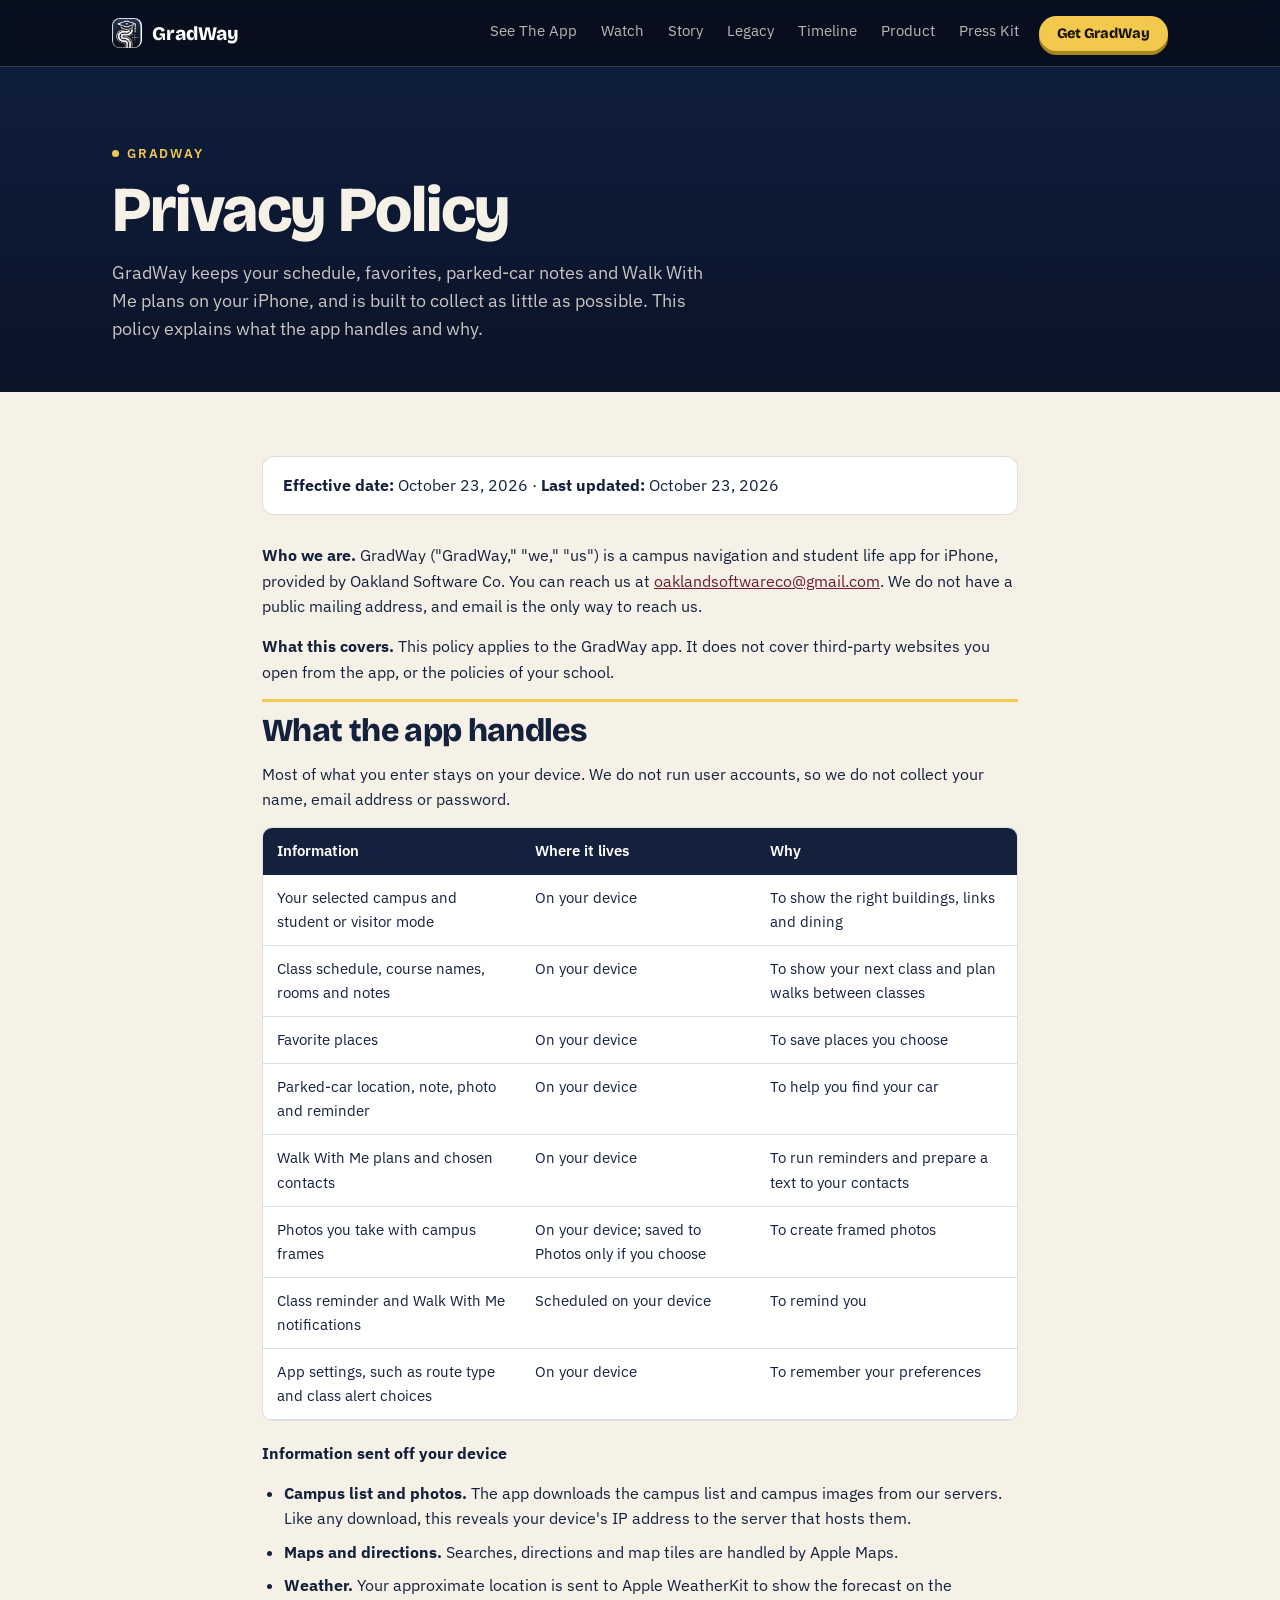
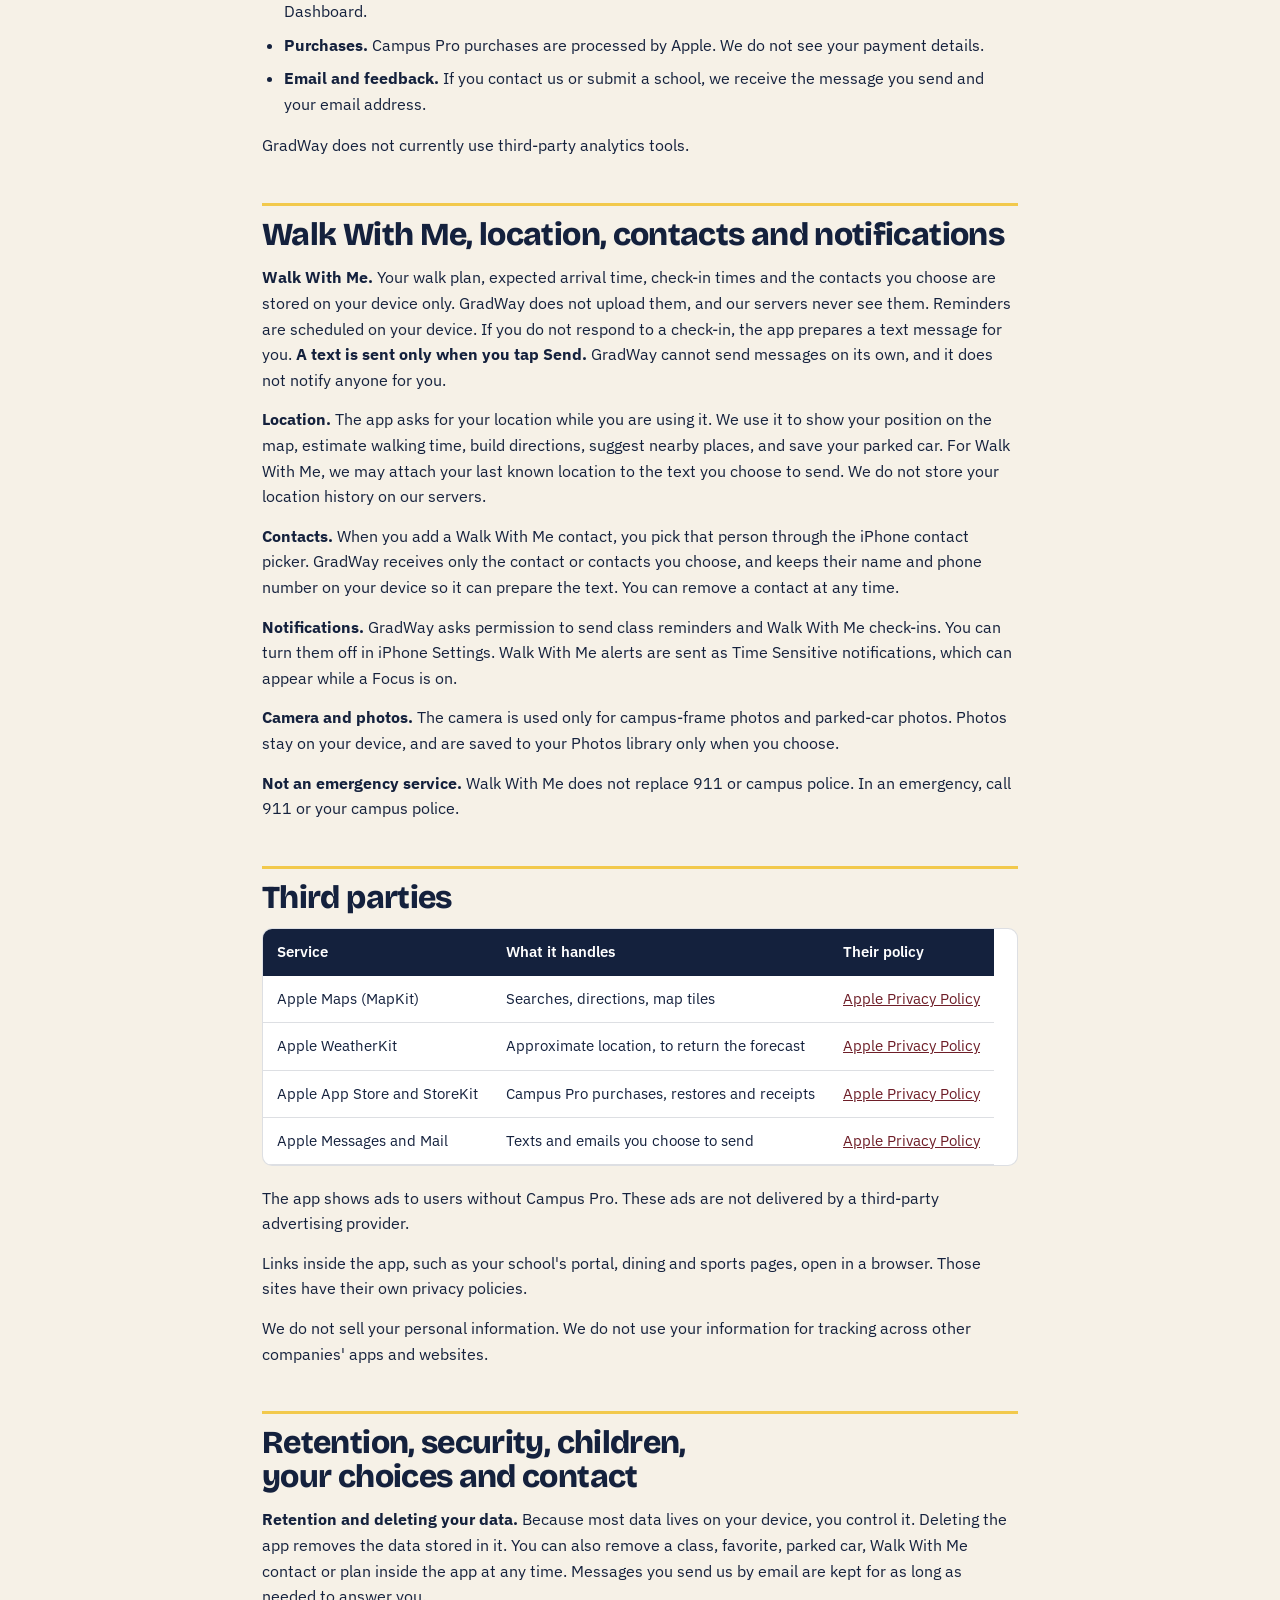
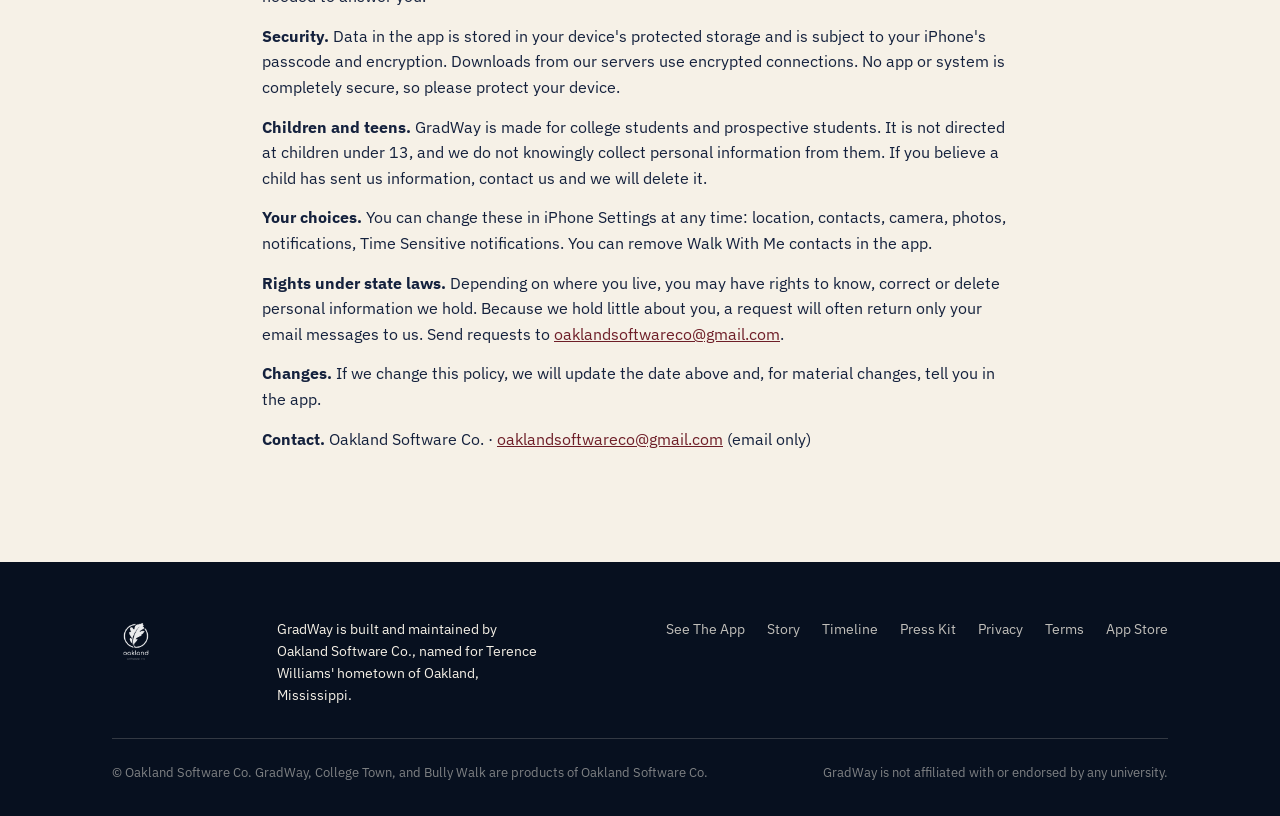
<file: privacy.html>
<!DOCTYPE html>
<html lang="en">
<head>
<meta charset="UTF-8">
<meta name="viewport" content="width=device-width, initial-scale=1">
<title>Privacy Policy | GradWay</title>
<meta name="description" content="How GradWay handles your information: most of it stays on your iPhone.">
<meta property="og:type" content="website">
<meta property="og:title" content="Privacy Policy | GradWay">
<meta property="og:description" content="How GradWay handles your information: most of it stays on your iPhone.">
<meta property="og:image" content="og-image.jpg">
<meta property="og:url" content="https://gradwayapp.com/privacy.html">
<link rel="canonical" href="https://gradwayapp.com/privacy.html">
<meta name="twitter:card" content="summary_large_image">
<link rel="preconnect" href="https://fonts.googleapis.com">
<link rel="preconnect" href="https://fonts.gstatic.com" crossorigin>
<link href="https://fonts.googleapis.com/css2?family=Bricolage+Grotesque:opsz,wght@12..96,600;12..96,800&family=Fraunces:ital,opsz,wght@0,9..144,500;0,9..144,600;1,9..144,400;1,9..144,500&family=IBM+Plex+Sans:wght@400;500;600;700&display=swap" rel="stylesheet">
<link rel="stylesheet" href="site.css">
</head>
<body>
<nav class="nav dark"><div class="wrap navin">
<a class="brand" href="index.html"><img src="[data-uri]" alt="">GradWay</a>
<div class="links" id="links">
<a href="see-the-app.html">See The App</a>
<a href="index.html#watch">Watch</a>
<a href="index.html#story">Story</a>
<a href="index.html#legacy">Legacy</a>
<a href="index.html#timeline">Timeline</a>
<a href="index.html#features">Product</a>
<a href="index.html#press">Press Kit</a>
</div>
<a class="btn sm" href="https://apps.apple.com/us/app/gradway-college-made-easy/id1069778462" target="_blank" rel="noopener">Get GradWay</a>
<button class="burger" id="burger" aria-expanded="false" aria-controls="links" type="button">Menu</button>
</div></nav>
<header class="pagehead dark"><div class="wrap"><span class="eyebrow"><span class="dot"></span>GradWay</span><h1>Privacy Policy</h1><p>GradWay keeps your schedule, favorites, parked-car notes and Walk With Me plans on your iPhone, and is built to collect as little as possible. This policy explains what the app handles and why.</p></div></header>
<main class="doc light"><div class="wrap"><div class="meta"><strong>Effective date:</strong> October 23, 2026 &middot; <strong>Last updated:</strong> October 23, 2026</div>
<p><strong>Who we are.</strong> GradWay ("GradWay," "we," "us") is a campus navigation and student life app for iPhone, provided by Oakland Software Co. You can reach us at <a href="mailto:oaklandsoftwareco@gmail.com">oaklandsoftwareco@gmail.com</a>. We do not have a public mailing address, and email is the only way to reach us.</p>
<p><strong>What this covers.</strong> This policy applies to the GradWay app. It does not cover third-party websites you open from the app, or the policies of your school.</p>
<h2>What the app handles</h2>
<p>Most of what you enter stays on your device. We do not run user accounts, so we do not collect your name, email address or password.</p>
<table><thead><tr><th>Information</th><th>Where it lives</th><th>Why</th></tr></thead><tbody>
<tr><td>Your selected campus and student or visitor mode</td><td>On your device</td><td>To show the right buildings, links and dining</td></tr>
<tr><td>Class schedule, course names, rooms and notes</td><td>On your device</td><td>To show your next class and plan walks between classes</td></tr>
<tr><td>Favorite places</td><td>On your device</td><td>To save places you choose</td></tr>
<tr><td>Parked-car location, note, photo and reminder</td><td>On your device</td><td>To help you find your car</td></tr>
<tr><td>Walk With Me plans and chosen contacts</td><td>On your device</td><td>To run reminders and prepare a text to your contacts</td></tr>
<tr><td>Photos you take with campus frames</td><td>On your device; saved to Photos only if you choose</td><td>To create framed photos</td></tr>
<tr><td>Class reminder and Walk With Me notifications</td><td>Scheduled on your device</td><td>To remind you</td></tr>
<tr><td>App settings, such as route type and class alert choices</td><td>On your device</td><td>To remember your preferences</td></tr></tbody></table>
<p><strong>Information sent off your device</strong></p>
<ul><li><strong>Campus list and photos.</strong> The app downloads the campus list and campus images from our servers. Like any download, this reveals your device's IP address to the server that hosts them.</li>
<li><strong>Maps and directions.</strong> Searches, directions and map tiles are handled by Apple Maps.</li>
<li><strong>Weather.</strong> Your approximate location is sent to Apple WeatherKit to show the forecast on the Dashboard.</li>
<li><strong>Purchases.</strong> Campus Pro purchases are processed by Apple. We do not see your payment details.</li>
<li><strong>Email and feedback.</strong> If you contact us or submit a school, we receive the message you send and your email address.</li></ul>
<p>GradWay does not currently use third-party analytics tools.</p>
<h2>Walk With Me, location, contacts and notifications</h2>
<p><strong>Walk With Me.</strong> Your walk plan, expected arrival time, check-in times and the contacts you choose are stored on your device only. GradWay does not upload them, and our servers never see them. Reminders are scheduled on your device. If you do not respond to a check-in, the app prepares a text message for you. <strong>A text is sent only when you tap Send.</strong> GradWay cannot send messages on its own, and it does not notify anyone for you.</p>
<p><strong>Location.</strong> The app asks for your location while you are using it. We use it to show your position on the map, estimate walking time, build directions, suggest nearby places, and save your parked car. For Walk With Me, we may attach your last known location to the text you choose to send. We do not store your location history on our servers.</p>
<p><strong>Contacts.</strong> When you add a Walk With Me contact, you pick that person through the iPhone contact picker. GradWay receives only the contact or contacts you choose, and keeps their name and phone number on your device so it can prepare the text. You can remove a contact at any time.</p>
<p><strong>Notifications.</strong> GradWay asks permission to send class reminders and Walk With Me check-ins. You can turn them off in iPhone Settings. Walk With Me alerts are sent as Time Sensitive notifications, which can appear while a Focus is on.</p>
<p><strong>Camera and photos.</strong> The camera is used only for campus-frame photos and parked-car photos. Photos stay on your device, and are saved to your Photos library only when you choose.</p>
<p><strong>Not an emergency service.</strong> Walk With Me does not replace 911 or campus police. In an emergency, call 911 or your campus police.</p>
<h2>Third parties</h2>
<table><thead><tr><th>Service</th><th>What it handles</th><th>Their policy</th></tr></thead><tbody>
<tr><td>Apple Maps (MapKit)</td><td>Searches, directions, map tiles</td><td><a href="https://www.apple.com/legal/privacy/" target="_blank" rel="noopener">Apple Privacy Policy</a></td></tr>
<tr><td>Apple WeatherKit</td><td>Approximate location, to return the forecast</td><td><a href="https://www.apple.com/legal/privacy/" target="_blank" rel="noopener">Apple Privacy Policy</a></td></tr>
<tr><td>Apple App Store and StoreKit</td><td>Campus Pro purchases, restores and receipts</td><td><a href="https://www.apple.com/legal/privacy/" target="_blank" rel="noopener">Apple Privacy Policy</a></td></tr>
<tr><td>Apple Messages and Mail</td><td>Texts and emails you choose to send</td><td><a href="https://www.apple.com/legal/privacy/" target="_blank" rel="noopener">Apple Privacy Policy</a></td></tr>
</tbody></table>
<p>The app shows ads to users without Campus Pro. These ads are not delivered by a third-party advertising provider.</p>
<p>Links inside the app, such as your school's portal, dining and sports pages, open in a browser. Those sites have their own privacy policies.</p>
<p>We do not sell your personal information. We do not use your information for tracking across other companies' apps and websites.</p>
<h2>Retention, security, children, your choices and contact</h2>
<p><strong>Retention and deleting your data.</strong> Because most data lives on your device, you control it. Deleting the app removes the data stored in it. You can also remove a class, favorite, parked car, Walk With Me contact or plan inside the app at any time. Messages you send us by email are kept for as long as needed to answer you.</p>
<p><strong>Security.</strong> Data in the app is stored in your device's protected storage and is subject to your iPhone's passcode and encryption. Downloads from our servers use encrypted connections. No app or system is completely secure, so please protect your device.</p>
<p><strong>Children and teens.</strong> GradWay is made for college students and prospective students. It is not directed at children under 13, and we do not knowingly collect personal information from them. If you believe a child has sent us information, contact us and we will delete it.</p>
<p><strong>Your choices.</strong> You can change these in iPhone Settings at any time: location, contacts, camera, photos, notifications, Time Sensitive notifications. You can remove Walk With Me contacts in the app.</p>
<p><strong>Rights under state laws.</strong> Depending on where you live, you may have rights to know, correct or delete personal information we hold. Because we hold little about you, a request will often return only your email messages to us. Send requests to <a href="mailto:oaklandsoftwareco@gmail.com">oaklandsoftwareco@gmail.com</a>.</p>
<p><strong>Changes.</strong> If we change this policy, we will update the date above and, for material changes, tell you in the app.</p>
<p><strong>Contact.</strong> Oakland Software Co. &middot; <a href="mailto:oaklandsoftwareco@gmail.com">oaklandsoftwareco@gmail.com</a> (email only)</p></div></main>
<footer class="deep"><div class="wrap">
<div class="foot-top">
<div class="foot-logo"><img src="[data-uri]" alt="Oakland Software Co. logo"></div>
<div class="foot-note">GradWay is built and maintained by Oakland Software Co., named for Terence Williams' hometown of Oakland, Mississippi.</div>
<div class="foot-links">
<a href="see-the-app.html">See The App</a>
<a href="index.html#story">Story</a>
<a href="index.html#timeline">Timeline</a>
<a href="index.html#press">Press Kit</a>
<a href="privacy.html">Privacy</a>
<a href="terms.html">Terms</a>
<a href="https://apps.apple.com/us/app/gradway-college-made-easy/id1069778462" target="_blank" rel="noopener">App Store</a>
</div></div>
<div class="foot-bottom">
<span>&copy; Oakland Software Co. GradWay, College Town, and Bully Walk are products of Oakland Software Co.</span>
<span>GradWay is not affiliated with or endorsed by any university.</span>
</div></div></footer>
<script src="site.js"></script>
</body>
</html>
</file>
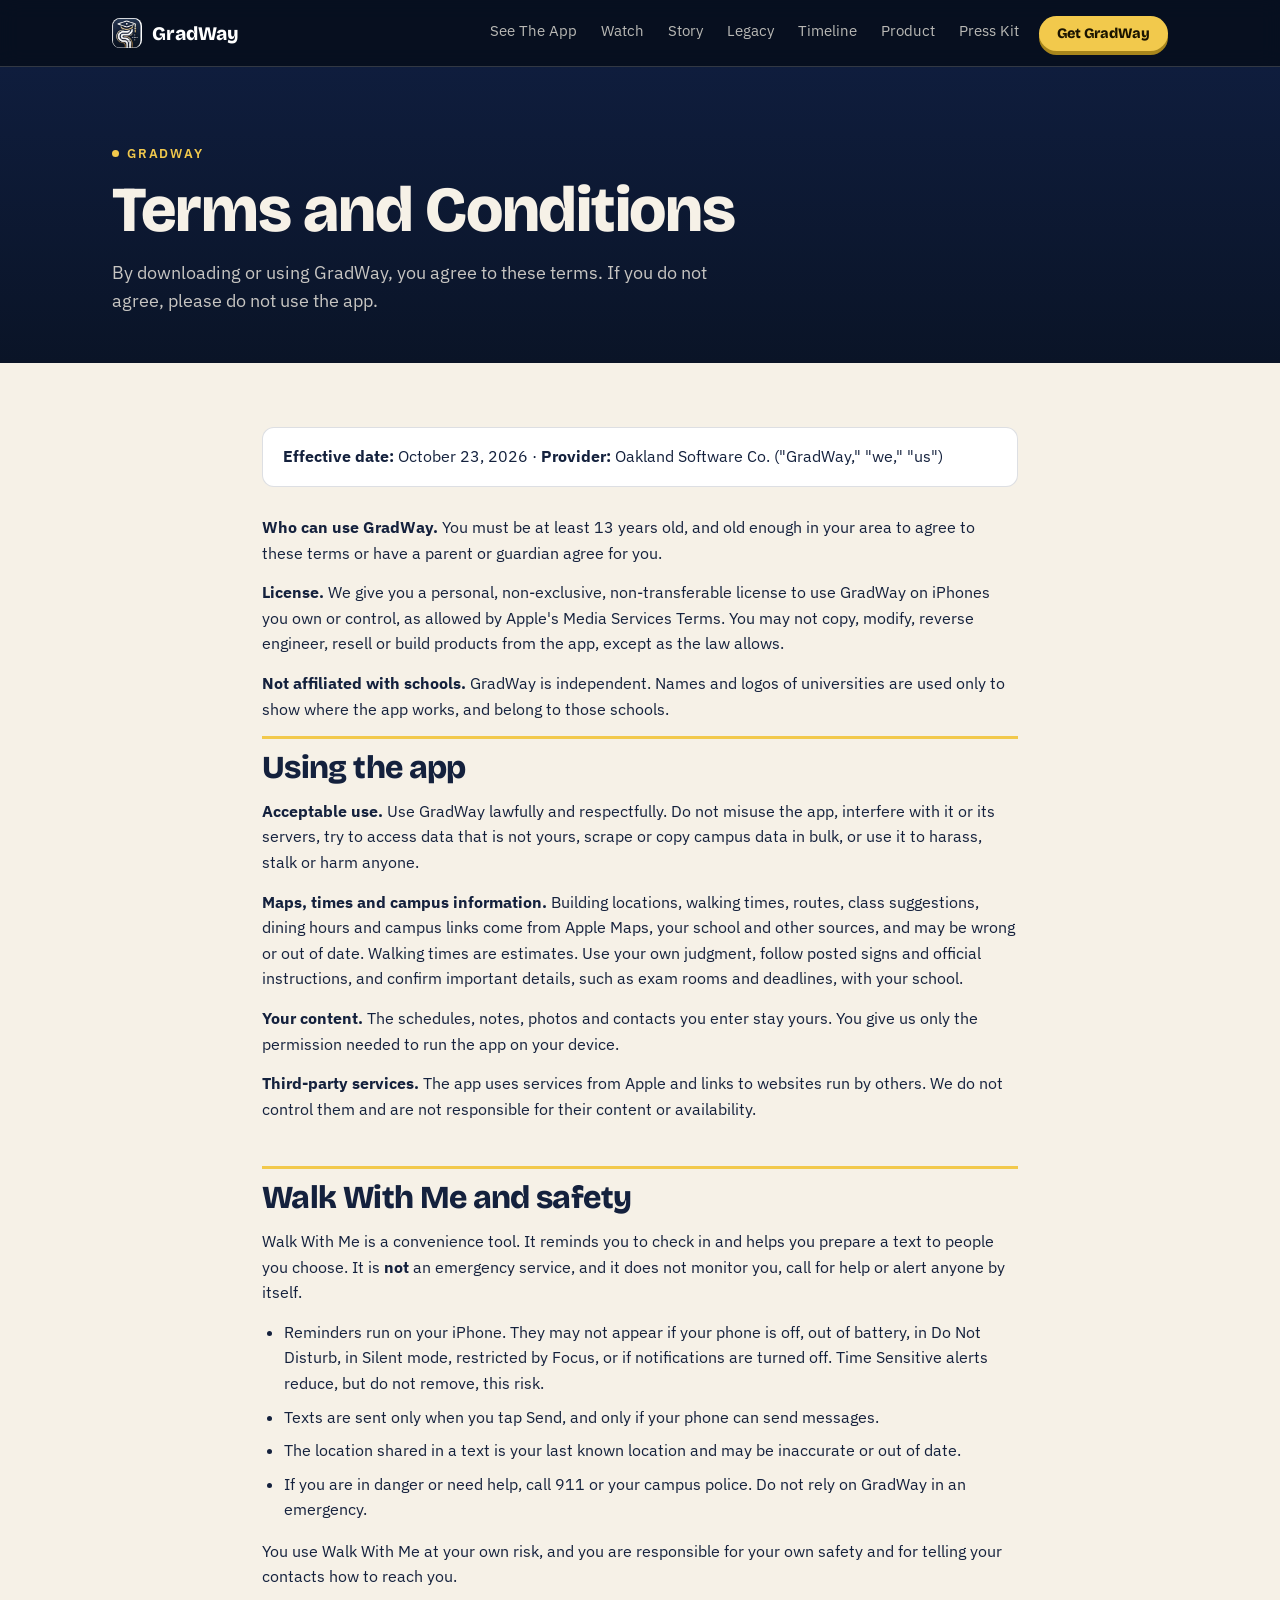
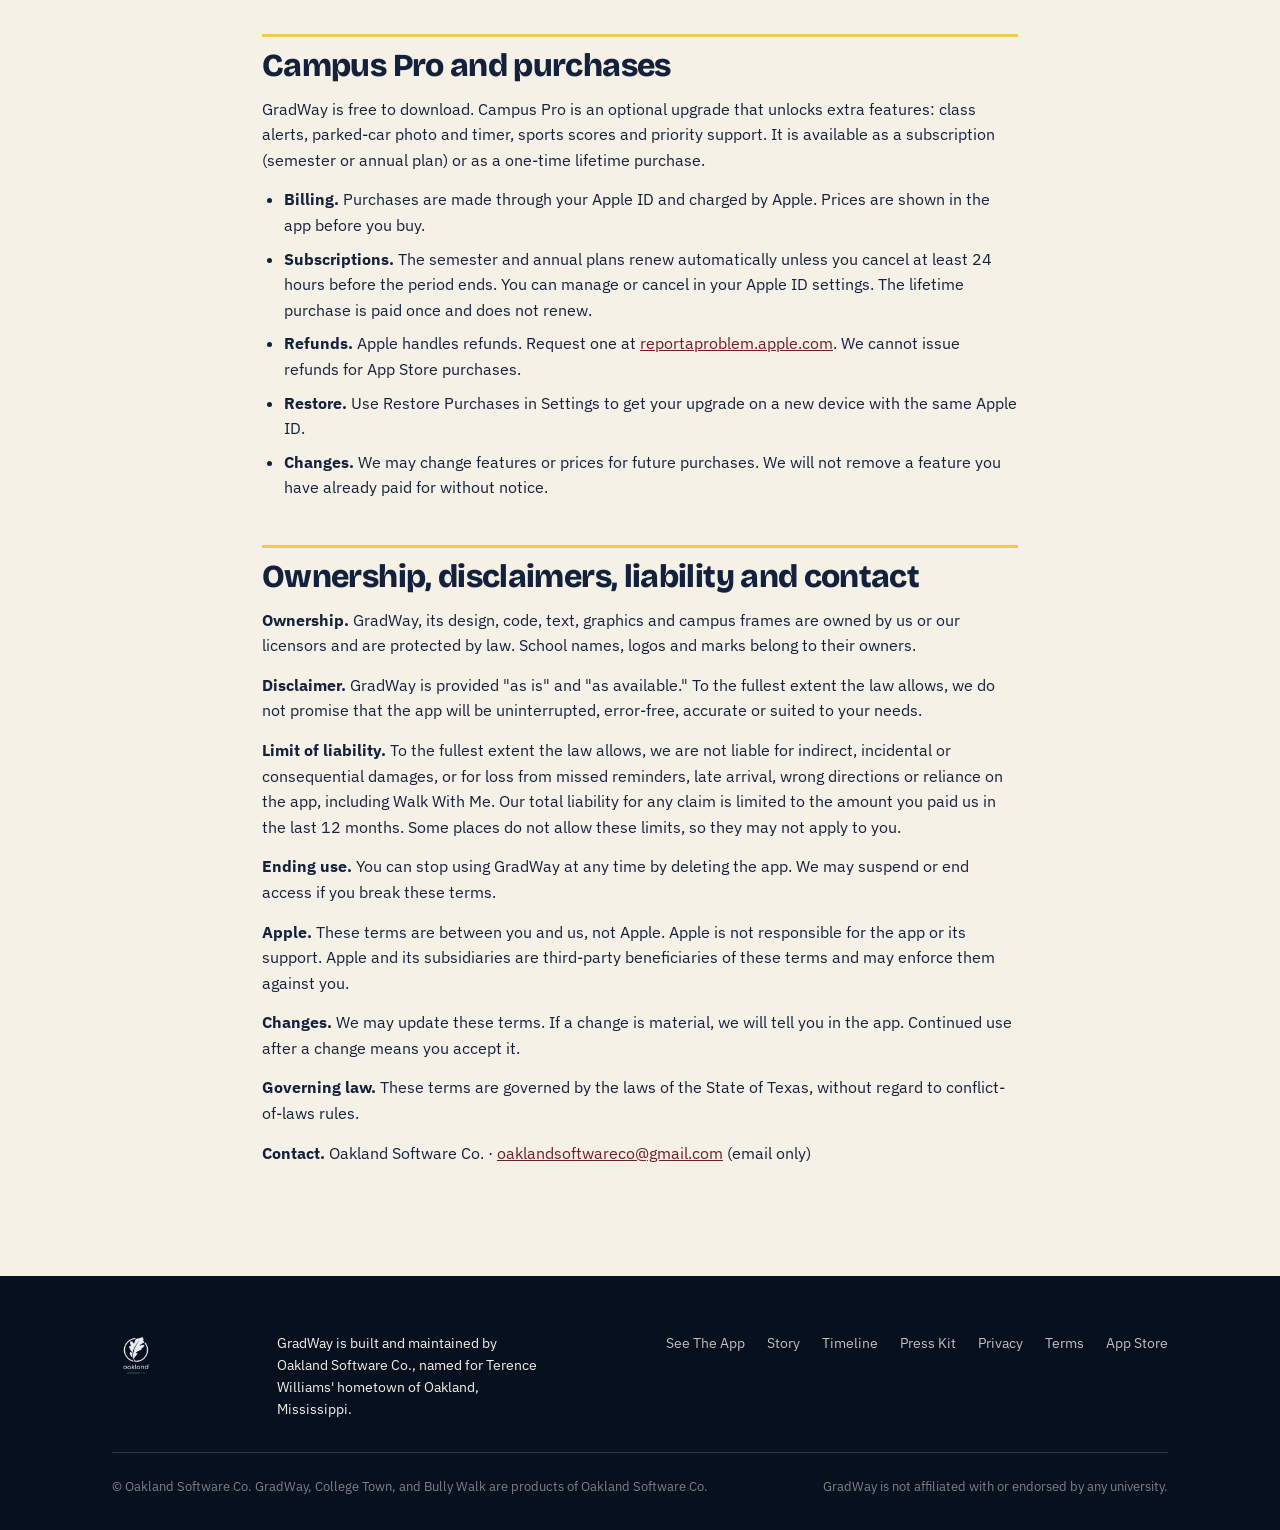
<file: terms.html>
<!DOCTYPE html>
<html lang="en">
<head>
<meta charset="UTF-8">
<meta name="viewport" content="width=device-width, initial-scale=1">
<title>Terms and Conditions | GradWay</title>
<meta name="description" content="The terms for using GradWay, including Walk With Me and Campus Pro.">
<meta property="og:type" content="website">
<meta property="og:title" content="Terms and Conditions | GradWay">
<meta property="og:description" content="The terms for using GradWay, including Walk With Me and Campus Pro.">
<meta property="og:image" content="og-image.jpg">
<meta property="og:url" content="https://gradwayapp.com/terms.html">
<link rel="canonical" href="https://gradwayapp.com/terms.html">
<meta name="twitter:card" content="summary_large_image">
<link rel="preconnect" href="https://fonts.googleapis.com">
<link rel="preconnect" href="https://fonts.gstatic.com" crossorigin>
<link href="https://fonts.googleapis.com/css2?family=Bricolage+Grotesque:opsz,wght@12..96,600;12..96,800&family=Fraunces:ital,opsz,wght@0,9..144,500;0,9..144,600;1,9..144,400;1,9..144,500&family=IBM+Plex+Sans:wght@400;500;600;700&display=swap" rel="stylesheet">
<link rel="stylesheet" href="site.css">
</head>
<body>
<nav class="nav dark"><div class="wrap navin">
<a class="brand" href="index.html"><img src="[data-uri]" alt="">GradWay</a>
<div class="links" id="links">
<a href="see-the-app.html">See The App</a>
<a href="index.html#watch">Watch</a>
<a href="index.html#story">Story</a>
<a href="index.html#legacy">Legacy</a>
<a href="index.html#timeline">Timeline</a>
<a href="index.html#features">Product</a>
<a href="index.html#press">Press Kit</a>
</div>
<a class="btn sm" href="https://apps.apple.com/us/app/gradway-college-made-easy/id1069778462" target="_blank" rel="noopener">Get GradWay</a>
<button class="burger" id="burger" aria-expanded="false" aria-controls="links" type="button">Menu</button>
</div></nav>
<header class="pagehead dark"><div class="wrap"><span class="eyebrow"><span class="dot"></span>GradWay</span><h1>Terms and Conditions</h1><p>By downloading or using GradWay, you agree to these terms. If you do not agree, please do not use the app.</p></div></header>
<main class="doc light"><div class="wrap"><div class="meta"><strong>Effective date:</strong> October 23, 2026 &middot; <strong>Provider:</strong> Oakland Software Co. ("GradWay," "we," "us")</div>
<p><strong>Who can use GradWay.</strong> You must be at least 13 years old, and old enough in your area to agree to these terms or have a parent or guardian agree for you.</p>
<p><strong>License.</strong> We give you a personal, non-exclusive, non-transferable license to use GradWay on iPhones you own or control, as allowed by Apple's Media Services Terms. You may not copy, modify, reverse engineer, resell or build products from the app, except as the law allows.</p>
<p><strong>Not affiliated with schools.</strong> GradWay is independent. Names and logos of universities are used only to show where the app works, and belong to those schools.</p>
<h2>Using the app</h2>
<p><strong>Acceptable use.</strong> Use GradWay lawfully and respectfully. Do not misuse the app, interfere with it or its servers, try to access data that is not yours, scrape or copy campus data in bulk, or use it to harass, stalk or harm anyone.</p>
<p><strong>Maps, times and campus information.</strong> Building locations, walking times, routes, class suggestions, dining hours and campus links come from Apple Maps, your school and other sources, and may be wrong or out of date. Walking times are estimates. Use your own judgment, follow posted signs and official instructions, and confirm important details, such as exam rooms and deadlines, with your school.</p>
<p><strong>Your content.</strong> The schedules, notes, photos and contacts you enter stay yours. You give us only the permission needed to run the app on your device.</p>
<p><strong>Third-party services.</strong> The app uses services from Apple and links to websites run by others. We do not control them and are not responsible for their content or availability.</p>
<h2>Walk With Me and safety</h2>
<p>Walk With Me is a convenience tool. It reminds you to check in and helps you prepare a text to people you choose. It is <strong>not</strong> an emergency service, and it does not monitor you, call for help or alert anyone by itself.</p>
<ul><li>Reminders run on your iPhone. They may not appear if your phone is off, out of battery, in Do Not Disturb, in Silent mode, restricted by Focus, or if notifications are turned off. Time Sensitive alerts reduce, but do not remove, this risk.</li>
<li>Texts are sent only when you tap Send, and only if your phone can send messages.</li>
<li>The location shared in a text is your last known location and may be inaccurate or out of date.</li>
<li>If you are in danger or need help, call 911 or your campus police. Do not rely on GradWay in an emergency.</li></ul>
<p>You use Walk With Me at your own risk, and you are responsible for your own safety and for telling your contacts how to reach you.</p>
<h2>Campus Pro and purchases</h2>
<p>GradWay is free to download. Campus Pro is an optional upgrade that unlocks extra features: class alerts, parked-car photo and timer, sports scores and priority support. It is available as a subscription (semester or annual plan) or as a one-time lifetime purchase.</p>
<ul><li><strong>Billing.</strong> Purchases are made through your Apple ID and charged by Apple. Prices are shown in the app before you buy.</li>
<li><strong>Subscriptions.</strong> The semester and annual plans renew automatically unless you cancel at least 24 hours before the period ends. You can manage or cancel in your Apple ID settings. The lifetime purchase is paid once and does not renew.</li>
<li><strong>Refunds.</strong> Apple handles refunds. Request one at <a href="https://reportaproblem.apple.com" target="_blank" rel="noopener">reportaproblem.apple.com</a>. We cannot issue refunds for App Store purchases.</li>
<li><strong>Restore.</strong> Use Restore Purchases in Settings to get your upgrade on a new device with the same Apple ID.</li>
<li><strong>Changes.</strong> We may change features or prices for future purchases. We will not remove a feature you have already paid for without notice.</li></ul>
<h2>Ownership, disclaimers, liability and contact</h2>
<p><strong>Ownership.</strong> GradWay, its design, code, text, graphics and campus frames are owned by us or our licensors and are protected by law. School names, logos and marks belong to their owners.</p>
<p><strong>Disclaimer.</strong> GradWay is provided "as is" and "as available." To the fullest extent the law allows, we do not promise that the app will be uninterrupted, error-free, accurate or suited to your needs.</p>
<p><strong>Limit of liability.</strong> To the fullest extent the law allows, we are not liable for indirect, incidental or consequential damages, or for loss from missed reminders, late arrival, wrong directions or reliance on the app, including Walk With Me. Our total liability for any claim is limited to the amount you paid us in the last 12 months. Some places do not allow these limits, so they may not apply to you.</p>
<p><strong>Ending use.</strong> You can stop using GradWay at any time by deleting the app. We may suspend or end access if you break these terms.</p>
<p><strong>Apple.</strong> These terms are between you and us, not Apple. Apple is not responsible for the app or its support. Apple and its subsidiaries are third-party beneficiaries of these terms and may enforce them against you.</p>
<p><strong>Changes.</strong> We may update these terms. If a change is material, we will tell you in the app. Continued use after a change means you accept it.</p>
<p><strong>Governing law.</strong> These terms are governed by the laws of the State of Texas, without regard to conflict-of-laws rules.</p>
<p><strong>Contact.</strong> Oakland Software Co. &middot; <a href="mailto:oaklandsoftwareco@gmail.com">oaklandsoftwareco@gmail.com</a> (email only)</p></div></main>
<footer class="deep"><div class="wrap">
<div class="foot-top">
<div class="foot-logo"><img src="[data-uri]" alt="Oakland Software Co. logo"></div>
<div class="foot-note">GradWay is built and maintained by Oakland Software Co., named for Terence Williams' hometown of Oakland, Mississippi.</div>
<div class="foot-links">
<a href="see-the-app.html">See The App</a>
<a href="index.html#story">Story</a>
<a href="index.html#timeline">Timeline</a>
<a href="index.html#press">Press Kit</a>
<a href="privacy.html">Privacy</a>
<a href="terms.html">Terms</a>
<a href="https://apps.apple.com/us/app/gradway-college-made-easy/id1069778462" target="_blank" rel="noopener">App Store</a>
</div></div>
<div class="foot-bottom">
<span>&copy; Oakland Software Co. GradWay, College Town, and Bully Walk are products of Oakland Software Co.</span>
<span>GradWay is not affiliated with or endorsed by any university.</span>
</div></div></footer>
<script src="site.js"></script>
</body>
</html>
</file>
<file: site.css>
/* GradWay site: bold theme. Dark navy stage, sun-gold accents, cream bands for long reading. */
:root{
  --navy:#07101f; --ink:#14213D; --ink-2:#0D162B; --paper:#F6F1E7; --paper-2:#ECE3D0;
  --gold:#C98A2C; --gold-soft:#E4B463; --sun:#f2c94c; --sun-d:#a8861c; --pink:#ff6fa5;
  --maroon:#6E1E28; --moss:#3B6B4E; --slate:#57606F;
  --line:rgba(20,33,61,.14); --line-dark:rgba(246,241,231,.18);
  --display:'Bricolage Grotesque','Arial Black',system-ui,sans-serif;
  --serif:'Fraunces',Georgia,serif; --body:'IBM Plex Sans',system-ui,sans-serif;
}
*{box-sizing:border-box}
html{scroll-behavior:smooth;scroll-padding-top:76px}
body{margin:0;background:var(--ink-2);color:var(--paper);font:16px/1.6 var(--body);-webkit-font-smoothing:antialiased;overflow-x:hidden}
h1,h2,h3,h4{font-family:var(--display);font-weight:800;letter-spacing:-.02em;margin:0;line-height:1.05;text-wrap:balance}
p{margin:0} a{color:inherit} img{max-width:100%;display:block}
.wrap{max-width:1120px;margin:0 auto;padding:0 32px}
@media (max-width:720px){.wrap{padding:0 20px}}

/* tone bands: components read these variables */
.dark{--bg:linear-gradient(180deg,#0f1d3d 0%,#0a1427 100%);--fg:#F6F1E7;--mute:rgba(246,241,231,.8);--card:rgba(246,241,231,.06);--cardline:rgba(246,241,231,.16);--accent:var(--sun);--kick:var(--sun);--chip:rgba(246,241,231,.08)}
.deep{--bg:#07101f;--fg:#F6F1E7;--mute:rgba(246,241,231,.8);--card:rgba(246,241,231,.06);--cardline:rgba(246,241,231,.16);--accent:var(--sun);--kick:var(--sun);--chip:rgba(246,241,231,.08)}
.light{--bg:var(--paper);--fg:var(--ink);--mute:var(--slate);--card:#fff;--cardline:var(--line);--accent:var(--maroon);--kick:#9a6616;--chip:#fff}
.light2{--bg:var(--paper-2);--fg:var(--ink);--mute:var(--slate);--card:#fff;--cardline:var(--line);--accent:var(--maroon);--kick:#9a6616;--chip:#fff}
.dark,.deep,.light,.light2{background:var(--bg);color:var(--fg)}
section{padding:96px 0}
@media (max-width:860px){section{padding:64px 0}}
.kicker,.eyebrow{display:inline-flex;align-items:center;gap:8px;font:600 .8rem var(--body);letter-spacing:.14em;text-transform:uppercase;color:var(--kick,var(--sun));margin-bottom:14px}
.eyebrow .dot{width:7px;height:7px;border-radius:50%;background:currentColor}
h1 em,h2 em{font-family:var(--serif);font-style:italic;font-weight:500;letter-spacing:-.01em;color:var(--accent,var(--sun))}
.section-head{max-width:680px;margin-bottom:44px}
.section-head h2{font-size:clamp(1.9rem,3.8vw,3rem)}
.section-head p{margin-top:14px;color:var(--mute);font-size:1.06rem}
.btn{display:inline-block;text-decoration:none;font:800 1rem var(--display);padding:15px 28px;border-radius:999px;background:var(--sun);color:#1a1400;box-shadow:0 5px 0 var(--sun-d);transition:transform .15s,box-shadow .15s;border:0;cursor:pointer}
.btn:hover{transform:translateY(3px);box-shadow:0 2px 0 var(--sun-d)}
.btn.sm{padding:9px 18px;font-size:.9rem;box-shadow:0 4px 0 var(--sun-d)}
.btn.ghost{background:transparent;color:var(--fg,#F6F1E7);box-shadow:inset 0 0 0 2px currentColor}
.btn.ghost:hover{box-shadow:inset 0 0 0 2px currentColor,0 3px 0 rgba(0,0,0,.2)}
a:focus-visible,button:focus-visible{outline:3px solid var(--sun);outline-offset:3px}
.cta-row{display:flex;gap:16px;flex-wrap:wrap;align-items:center}
.cta-row small{color:var(--mute);font-size:.9rem}

/* NAV */
.nav{position:sticky;top:0;z-index:50;background:rgba(7,16,31,.92);backdrop-filter:blur(10px);border-bottom:1px solid var(--line-dark)}
.navin{display:flex;align-items:center;gap:20px;height:66px}
.brand{display:flex;align-items:center;gap:10px;font:800 1.2rem var(--display);text-decoration:none;color:#fff;margin-right:auto}
.brand img{width:30px;height:30px;border-radius:8px}
.links{display:flex;gap:24px;font-size:.92rem}
.links a{text-decoration:none;color:rgba(246,241,231,.75);padding-bottom:2px;border-bottom:2px solid transparent}
.links a:hover,.links a.here{color:#fff;border-color:var(--sun)}
.burger{display:none;background:none;border:1px solid var(--line-dark);color:#fff;border-radius:8px;padding:8px 12px;font:600 .85rem var(--body);cursor:pointer}
@media (max-width:900px){
  .burger{display:block}
  .links{display:none;position:absolute;top:66px;left:0;right:0;flex-direction:column;gap:0;background:#07101f;border-bottom:1px solid var(--line-dark);padding:8px 20px 16px}
  .links.open{display:flex}
  .links a{padding:12px 0;border-bottom:1px solid var(--line-dark)}
}

/* PHONE */
.phone{--w:240px;width:var(--w);flex:none;position:relative;background:#000;border-radius:calc(var(--w)*.15);padding:calc(var(--w)*.04);box-shadow:0 0 0 1px rgba(255,255,255,.12),0 36px 60px rgba(7,16,31,.4)}
.phone::after{content:"";position:absolute;top:calc(var(--w)*.05);left:50%;width:30%;height:calc(var(--w)*.05);background:#000;border-radius:99px;transform:translateX(-50%);z-index:4}
.screen{position:relative;aspect-ratio:1290/2796;border-radius:calc(var(--w)*.115);overflow:hidden;background:#0b1224}
.screen img{position:absolute;inset:0;width:100%;height:100%;object-fit:cover}
.tilt{transform:perspective(900px) rotateX(var(--rx,0deg)) rotateY(var(--ry,0deg));transition:transform .18s ease-out;will-change:transform}
.glare{position:absolute;inset:0;border-radius:inherit;pointer-events:none;z-index:5;opacity:0;transition:opacity .2s;background:radial-gradient(circle at var(--gx,50%) var(--gy,30%),rgba(255,255,255,.28),transparent 55%)}
.tilt.hot .glare{opacity:1}

/* REVEAL: resting state visible, JS only adds an offset below the fold */
.js .rv{transform:translateY(80px) rotate(var(--rot,-4deg)) scale(.94);transition:transform 1s cubic-bezier(.2,.9,.25,1.15)}
.js .rv.in{transform:none}
.js .rt{transform:translateY(26px);transition:transform .8s ease-out}
.js .rt.in{transform:none}
.js .rv.d2{transition-delay:.24s}

/* HERO */
.hero{background:linear-gradient(180deg,#0f1d3d 0%,#07101f 100%);padding:76px 0 0;overflow:hidden;position:relative}
.hero-inner{display:grid;grid-template-columns:1.1fr .9fr;gap:48px;align-items:center;padding-bottom:64px}
.hero-inner>*{min-width:0}
.hero h1{font-size:clamp(2.7rem,6.4vw,5rem);line-height:.98;max-width:12ch}
.hero-sub{margin:22px 0 28px;max-width:46ch;font-size:1.12rem;color:rgba(246,241,231,.84)}
.hero-stage{position:relative;display:flex;justify-content:center;padding:10px 0}
.hero-stage::before{content:"";position:absolute;inset:6% 4%;border-radius:50%;background:radial-gradient(circle,rgba(242,201,76,.28),transparent 66%)}
.hero .phone{--w:270px;box-shadow:0 0 0 1px rgba(255,255,255,.14),0 40px 70px rgba(0,0,0,.55)}
.slide{position:absolute;inset:0;opacity:0;transform:translateX(14%) scale(1.02);transition:opacity .5s ease,transform .7s cubic-bezier(.2,.8,.2,1)}
.slide.on{opacity:1;transform:none}
.slide.off{opacity:0;transform:translateX(-14%)}
.slide img{width:100%;height:100%;object-fit:cover}
.pill{position:absolute;z-index:6;left:-2%;bottom:16%;background:var(--sun);color:#1a1400;font:800 .95rem var(--display);padding:9px 16px;border-radius:999px;box-shadow:0 5px 0 var(--sun-d);white-space:nowrap}
.pill.pop{animation:pop .5s cubic-bezier(.2,1.4,.4,1)}
@keyframes pop{0%{transform:scale(.6) rotate(-6deg);opacity:0}100%{transform:none;opacity:1}}
.dots{position:absolute;z-index:6;bottom:-2px;left:50%;transform:translateX(-50%);display:flex;gap:8px}
.dots button{width:10px;height:10px;border-radius:50%;border:0;padding:0;background:rgba(246,241,231,.35);cursor:pointer;transition:width .25s,background .25s}
.dots button.on{width:28px;border-radius:99px;background:var(--sun)}
.stat-strip{border-top:1px solid var(--line-dark);padding:26px 32px;display:grid;grid-template-columns:repeat(4,1fr);gap:20px}
.stat-strip .num{font:800 clamp(1.8rem,3.4vw,2.6rem)/1 var(--display);color:var(--sun)}
.stat-strip .lbl{font-size:.84rem;color:rgba(246,241,231,.7);margin-top:6px}
@media (max-width:860px){.hero-inner{grid-template-columns:1fr}.hero .phone{--w:240px}.pill{left:6%}}
@media (max-width:720px){.stat-strip{grid-template-columns:repeat(2,1fr);padding:26px 20px}}

/* TAPE + MARQUEE */
.tapewrap{overflow:hidden;background:#07101f;padding:10px 0}
.tape{background:var(--sun);color:#1a1400;transform:rotate(-1.2deg);margin:0 -20px;overflow:hidden;white-space:nowrap;padding:12px 0;position:relative;z-index:3}
.tape div{display:inline-block;font:800 1.2rem var(--display);animation:mq 32s linear infinite}
.tape span{margin:0 22px}
@keyframes mq{to{transform:translateX(-50%)}}
.campuses-strip{background:var(--navy);padding:30px 0;border-bottom:1px solid var(--line-dark)}
.campuses-label{color:rgba(246,241,231,.55);font-size:.78rem;letter-spacing:.14em;text-transform:uppercase;text-align:center;margin-bottom:16px}
.marquee{width:100%;overflow:hidden;-webkit-mask-image:linear-gradient(90deg,transparent,#000 10%,#000 90%,transparent);mask-image:linear-gradient(90deg,transparent,#000 10%,#000 90%,transparent)}
.marquee-track{display:flex;width:max-content;animation:campus-scroll 60s linear infinite}
.marquee-track span{display:inline-flex;align-items:center;white-space:nowrap;padding:0 30px;font:italic 500 1.15rem var(--serif);color:var(--paper);opacity:.9}
.marquee-track span::after{content:"\2022";margin-left:30px;color:var(--sun);opacity:.7}
@keyframes campus-scroll{from{transform:translateX(0)}to{transform:translateX(-50%)}}

/* VIDEO */
.video-frame{border-radius:18px;overflow:hidden;border:2px solid var(--cardline);background:#000;box-shadow:0 30px 60px rgba(0,0,0,.4)}
.video-frame video{display:block;width:100%;height:auto;max-height:640px;margin:0 auto;background:#000}

/* APP SCREENS (home teaser) */
.screens-row{display:flex;flex-wrap:wrap;justify-content:center;gap:34px 28px}
.screen-card{width:236px;text-align:center}
.screen-card .phone{--w:236px;margin:0 auto}
.screen-card h4{margin-top:22px;font-size:1.15rem}
.screen-card p{margin-top:6px;font-size:.9rem;color:var(--mute);line-height:1.45}
.more{margin-top:44px;text-align:center}

/* STORY */
.founder-grid{display:grid;grid-template-columns:.85fr 1.15fr;gap:56px;align-items:start}
.founder-grid>*{min-width:0}
@media (max-width:860px){.founder-grid{grid-template-columns:1fr}}
.founder-photo img{border-radius:14px;box-shadow:0 20px 40px rgba(20,33,61,.2)}
.founder-photo{position:sticky;top:96px}
@media (max-width:860px){.founder-photo{position:static}}
.cap{margin-top:12px;font-size:.84rem;color:var(--mute);border-left:3px solid var(--sun);padding-left:10px}
.light .cap,.light2 .cap{border-color:var(--gold)}
.founder-copy h2{font-size:clamp(1.8rem,3vw,2.5rem)}
.founder-copy p{margin-bottom:16px;font-size:1.04rem}
.quote{margin:26px 0;padding:22px 26px;background:var(--card);border-radius:14px;border-left:5px solid var(--maroon);font:italic 500 1.25rem/1.4 var(--serif)}
.quote cite{display:block;margin-top:10px;font:normal 400 .85rem var(--body);color:var(--mute)}
.badge-row{display:flex;gap:10px;flex-wrap:wrap;margin-top:22px}
.badge{font-size:.82rem;border:1px solid var(--cardline);border-radius:999px;padding:7px 14px;background:var(--chip)}

/* LEGACY */
.legacy-inner{max-width:780px}
.legacy-byline{display:flex;align-items:center;gap:16px;margin-bottom:18px}
.legacy-byline .eyebrow{margin-bottom:0}
.legacy-portrait{width:68px;height:68px;border-radius:50%;object-fit:cover;border:3px solid var(--sun);flex:none}
.legacy-h{font-size:clamp(1.8rem,3.2vw,2.6rem);margin:14px 0 22px}
.legacy-lede{color:var(--mute);font-size:1.06rem;margin-bottom:16px}
.legacy-tag{margin-top:22px;padding-top:20px;border-top:1px solid var(--cardline);font:italic 500 1rem var(--serif);color:var(--sun)}

/* TIMELINE */
.tl-track{position:relative;display:grid;gap:18px;margin-top:8px}
.tl-item{background:var(--card);border:1px solid var(--cardline);border-radius:16px;padding:22px 26px;display:grid;grid-template-columns:150px 1fr;gap:4px 26px;align-items:start}
.tl-item.origin{border-left:6px solid var(--sun)}
.tl-year{font:800 1.25rem var(--display);color:var(--accent);grid-row:span 2}
.tl-title{font:800 1.2rem var(--display)}
.tl-body{color:var(--mute);font-size:.98rem;grid-column:2}
@media (max-width:640px){.tl-item{grid-template-columns:1fr}.tl-year{grid-row:auto}.tl-body{grid-column:1}}

/* FEATURES */
.feat-grid{display:grid;grid-template-columns:repeat(3,1fr);gap:16px}
.feat{background:var(--card);border:1px solid var(--cardline);border-radius:18px;padding:26px;transition:transform .2s,border-color .2s}
.feat:hover{transform:translateY(-5px);border-color:var(--sun)}
.feat .mk{width:34px;height:34px;color:var(--sun);margin-bottom:14px}
.feat h3{font-size:1.15rem;margin-bottom:8px}
.feat p{color:var(--mute);font-size:.95rem}
@media (max-width:860px){.feat-grid{grid-template-columns:repeat(2,1fr)}}
@media (max-width:560px){.feat-grid{grid-template-columns:1fr}}

/* IMPACT */
.impact-grid{display:grid;grid-template-columns:repeat(3,1fr);gap:16px}
.impact-card{background:var(--card);border:1px solid var(--cardline);border-radius:18px;padding:26px}
.impact-card .num{font:800 clamp(2.4rem,4.4vw,3.4rem)/1 var(--display);color:var(--sun)}
.impact-card .lbl{margin-top:10px;color:var(--mute);font-size:.95rem}
.impact-note{margin-top:22px;font-size:.82rem;color:var(--mute);max-width:80ch}
@media (max-width:860px){.impact-grid{grid-template-columns:repeat(2,1fr)}}
@media (max-width:560px){.impact-grid{grid-template-columns:1fr}}

/* REVIEWS */
.review-stack{display:grid;grid-template-columns:repeat(3,1fr);gap:16px}
.review-card{background:var(--card);border:1px solid var(--cardline);border-radius:18px;padding:26px;display:flex;flex-direction:column;gap:12px}
.stars{color:#d9a21b;letter-spacing:.15em}
.rev-quote{font-size:1rem}
.rev-attrib{margin-top:auto;font-size:.82rem;color:var(--mute)}
.campus-photo{margin-top:36px;max-width:760px}
.campus-photo img{border-radius:16px;box-shadow:0 20px 40px rgba(20,33,61,.18)}
@media (max-width:860px){.review-stack{grid-template-columns:1fr}}

/* CLIPPINGS */
.clip-grid{display:grid;grid-template-columns:repeat(4,1fr);gap:18px}
.clip-grid figure{margin:0;background:var(--card);border:1px solid var(--cardline);border-radius:14px;padding:10px;transition:transform .2s}
.clip-grid figure:hover{transform:rotate(-1.2deg) translateY(-4px)}
.clip-grid img{border-radius:8px;width:100%;height:auto}
.clip-grid figcaption{font-size:.8rem;color:var(--mute);margin-top:8px;padding:0 4px 4px}
@media (max-width:860px){.clip-grid{grid-template-columns:repeat(2,1fr)}}

/* PRESS */
.press-grid{display:grid;grid-template-columns:1.1fr .9fr;gap:56px;align-items:start}
.press-grid>*{min-width:0}
.press-copy h2{font-size:clamp(1.8rem,3vw,2.4rem);margin-bottom:16px}
.press-copy p{margin-bottom:14px;color:var(--mute)}
.fact-list{list-style:none;margin:0;padding:0;border-top:1px solid var(--cardline)}
.fact-list li{display:flex;justify-content:space-between;gap:16px;padding:13px 0;border-bottom:1px solid var(--cardline);font-size:.94rem}
.fact-list li span:first-child{color:var(--mute)}
.fact-list li span:last-child{font-weight:600;text-align:right}
.press-links{margin-top:26px;display:flex;gap:12px;flex-wrap:wrap}
.press-links a{text-decoration:none;font-size:.92rem;font-weight:600;border:2px solid var(--cardline);padding:10px 18px;border-radius:999px}
.press-links a:hover{border-color:var(--sun)}
.press-links a.solid{background:var(--sun);color:#1a1400;border-color:var(--sun)}
@media (max-width:860px){.press-grid{grid-template-columns:1fr;gap:36px}}

/* FINAL CTA */
.final{background:var(--sun);color:#14213D;text-align:center;padding:84px 0}
.final h2{font-size:clamp(2.2rem,5vw,3.8rem);max-width:15ch;margin:0 auto 14px}
.final h2 em{color:var(--maroon)}
.final p{max-width:48ch;margin:0 auto 28px;color:#3a3210}
.final .btn{background:var(--ink);color:#fff;box-shadow:0 5px 0 #000}
.final .cta-row{justify-content:center}

/* FOOTER */
footer{background:var(--navy);color:rgba(246,241,231,.7);padding:56px 0 32px}
.foot-top{display:flex;justify-content:space-between;align-items:flex-start;gap:32px;flex-wrap:wrap;padding-bottom:32px;border-bottom:1px solid var(--line-dark)}
.foot-logo img{height:46px;width:auto;opacity:.92}
.foot-note{font-size:.86rem;max-width:34ch}
.foot-links{display:flex;gap:22px;flex-wrap:wrap;font-size:.88rem}
.foot-links a{text-decoration:none;color:rgba(246,241,231,.78)}
.foot-links a:hover{color:var(--sun)}
.foot-bottom{display:flex;justify-content:space-between;flex-wrap:wrap;gap:12px;padding-top:24px;font-size:.8rem;color:rgba(246,241,231,.5)}

/* FEATURE ROWS (See The App) */
.row{display:grid;grid-template-columns:1fr 1fr;gap:64px;align-items:center}
.row>*{min-width:0}
.row.flip .copy{order:2}
.copy h2{font-size:clamp(2rem,4vw,3.2rem);margin-bottom:16px;max-width:14ch}
.copy p{color:var(--mute);font-size:1.1rem;max-width:44ch}
.tags{display:flex;flex-wrap:wrap;gap:8px;margin-top:22px}
.tags span{border:1px solid var(--cardline);background:var(--chip);padding:6px 14px;border-radius:999px;font-size:.88rem}
.note{margin-top:14px;font-size:.8rem;color:var(--mute)}
.stage{position:relative;display:flex;justify-content:center;align-items:center;min-height:560px}
.stage::before{content:"";position:absolute;width:min(440px,92%);aspect-ratio:1;border-radius:50%;background:radial-gradient(circle,rgba(242,201,76,.3),transparent 68%)}
.stage .a{position:relative;z-index:2}
.stage .rvb{position:absolute;inset:0;z-index:3;pointer-events:none}
.stage .rvb .phone{pointer-events:auto;--w:190px;position:absolute;right:0;bottom:-3%}
.row.flip .stage .rvb .phone{right:auto;left:0}
.stage.side{gap:22px;align-items:flex-end}
.stage.side .rvb{position:static}
.stage.side .rvb .phone{position:static;margin-bottom:-24px;--w:200px}
@media (max-width:860px){
  .row{grid-template-columns:1fr;gap:36px}
  .row.flip .copy{order:0}
  .stage{min-height:500px}
  .stage .rvb .phone{--w:150px;right:2%}.row.flip .stage .rvb .phone{left:2%}
  .stage.side{gap:12px}.stage.side .rvb .phone{--w:140px!important;margin-bottom:-18px}.stage.side .a{--w:178px!important}
}
.extras-grid{display:grid;grid-template-columns:repeat(3,1fr);gap:16px}
@media (max-width:860px){.extras-grid{grid-template-columns:repeat(2,1fr)}}
@media (max-width:560px){.extras-grid{grid-template-columns:1fr}}
/* Walk With Me demo */
.demo .map{position:absolute;inset:0;width:100%;height:100%;display:block;background:#0f1a2e}
.route{stroke-dasharray:1;stroke-dashoffset:1;animation:draw 7s ease-in-out infinite}
@keyframes draw{0%{stroke-dashoffset:1}72%,100%{stroke-dashoffset:0}}
.banner,.walkbar{font-size:calc(var(--w)*.052)}
.banner{position:absolute;z-index:3;left:6%;right:6%;top:9%;background:rgba(246,241,231,.97);color:#0D162B;border-radius:16px;padding:.9em 1em;display:flex;gap:.9em;align-items:center;line-height:1.3;box-shadow:0 10px 24px rgba(0,0,0,.4);animation:banner 7s ease-in-out infinite;transform:translateY(-160%)}
.banner b{display:block;font-size:1.1em}
.banner i{flex:none;width:2.3em;height:2.3em;border-radius:50%;background:var(--moss);color:#fff;display:grid;place-items:center;font-style:normal;font-weight:700}
@keyframes banner{0%,70%{transform:translateY(-160%)}78%,94%{transform:none}100%{transform:translateY(-160%)}}
.walkbar{position:absolute;z-index:3;left:6%;right:6%;bottom:6%;background:rgba(15,26,46,.92);border:1px solid rgba(228,180,99,.5);color:#F6F1E7;border-radius:14px;padding:.9em 1em;display:flex;justify-content:space-between;align-items:center;white-space:nowrap;gap:6px}
.walkbar em{font-style:normal;color:var(--sun);font-weight:600}
.blip{width:.7em;height:.7em;border-radius:50%;background:#5fd08a;display:inline-block;margin-right:.5em;animation:blink 1.4s infinite}
@keyframes blink{50%{opacity:.25}}

/* DOCUMENT PAGES (privacy, terms) */
.pagehead{padding:72px 0 48px}
.pagehead h1{font-size:clamp(2.4rem,5.4vw,4rem);max-width:16ch}
.pagehead p{margin-top:16px;color:var(--mute);max-width:56ch;font-size:1.1rem}
.doc{padding:64px 0 96px}
.doc .wrap{max-width:820px}
.doc h2{font-size:clamp(1.5rem,2.6vw,2rem);margin:44px 0 14px;padding-top:12px;border-top:3px solid var(--sun)}
.doc h2:first-of-type{margin-top:0}
.doc p{margin:0 0 14px}
.doc ul{margin:0 0 16px;padding-left:22px} .doc li{margin-bottom:8px}
.doc table{width:100%;border-collapse:collapse;margin:8px 0 20px;font-size:.94rem;background:#fff;border:1px solid var(--line);border-radius:10px;overflow:hidden;display:block;overflow-x:auto}
.doc th,.doc td{text-align:left;padding:11px 14px;border-bottom:1px solid var(--line);vertical-align:top}
.doc th{background:var(--ink);color:#fff;font-weight:600}
.doc .meta{background:#fff;border:1px solid var(--line);border-radius:12px;padding:16px 20px;margin-bottom:28px}
.doc .lead{font-size:1.15rem}
.tbd{background:#ffe9a8;border-radius:4px;padding:0 4px;box-decoration-break:clone}
.doc a{color:var(--maroon)}

@media (prefers-reduced-motion:reduce){
  .marquee-track,.tape div,.route,.banner,.blip,.pill.pop{animation:none!important}
  .route{stroke-dashoffset:0}.banner{transform:none}
  .js .rv,.js .rt{transform:none!important;transition:none!important}
  .tilt{transform:none!important}
  html{scroll-behavior:auto}
}
</file>
